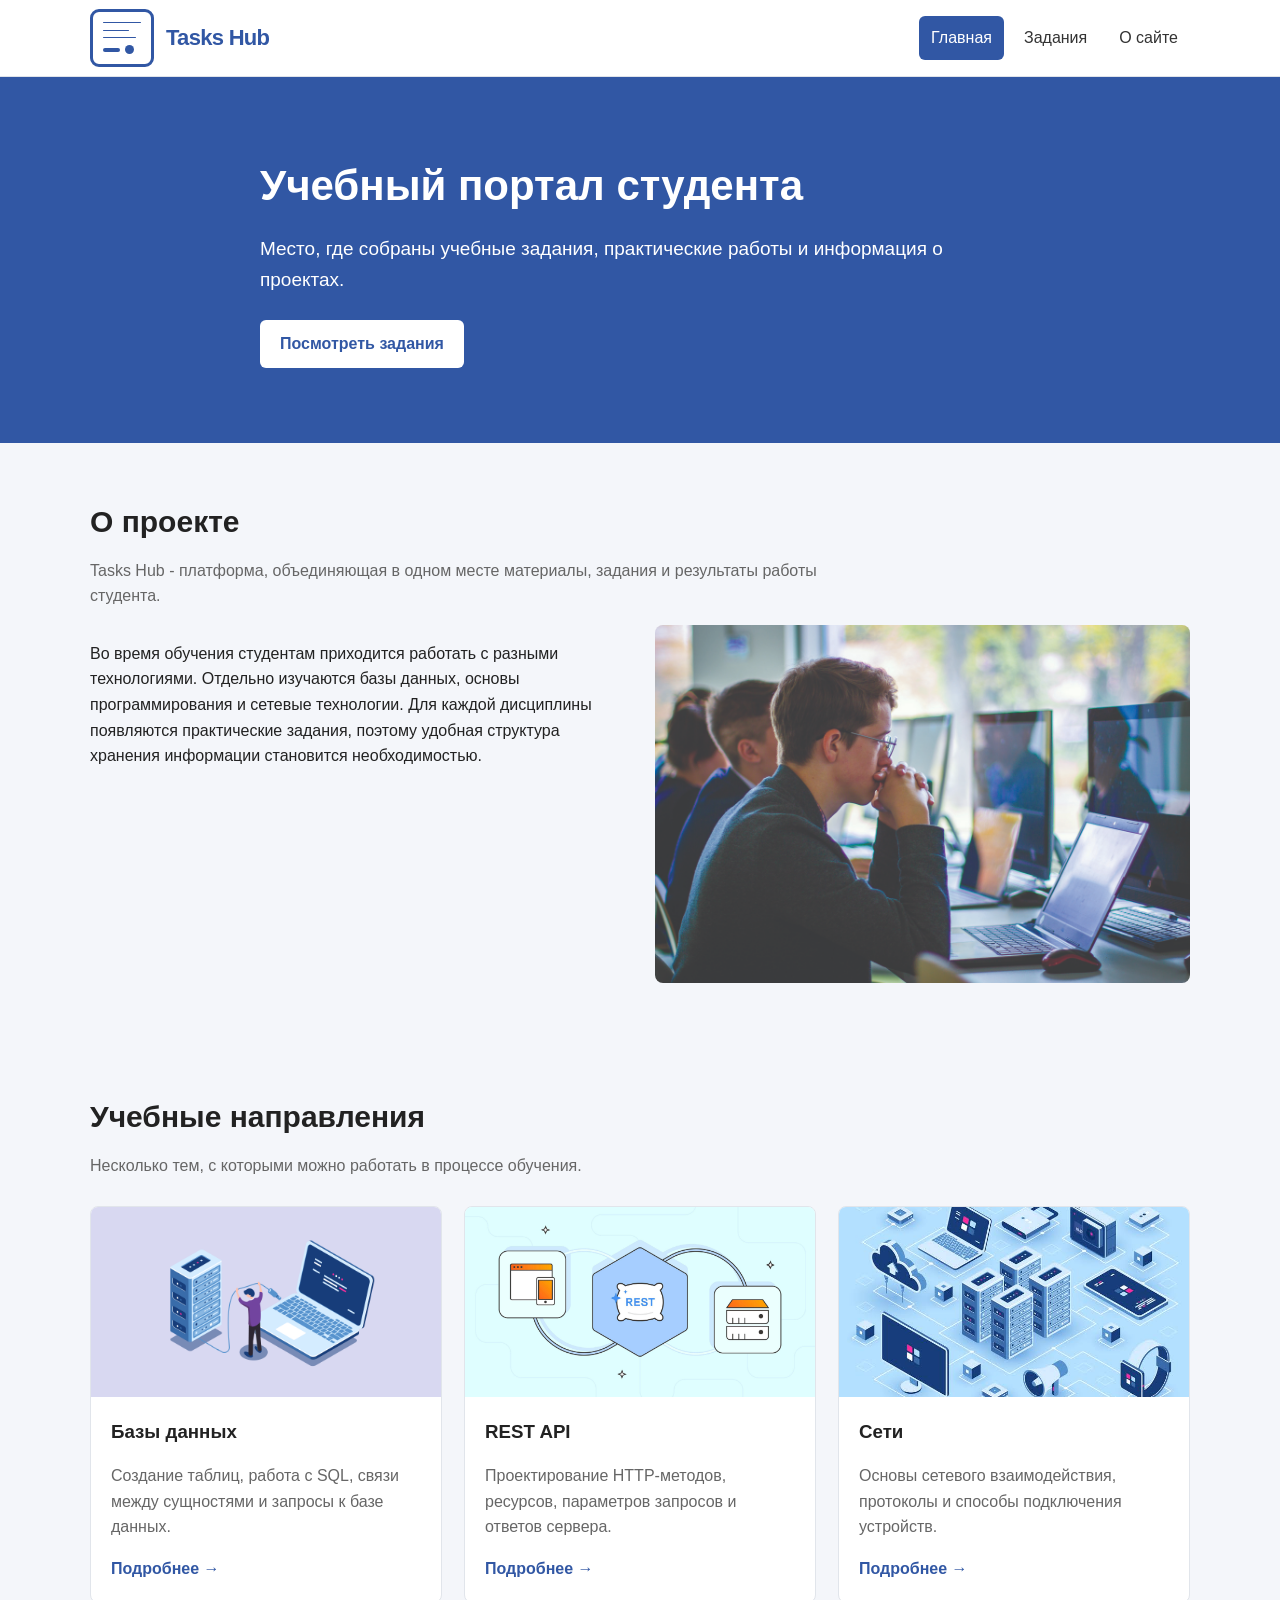
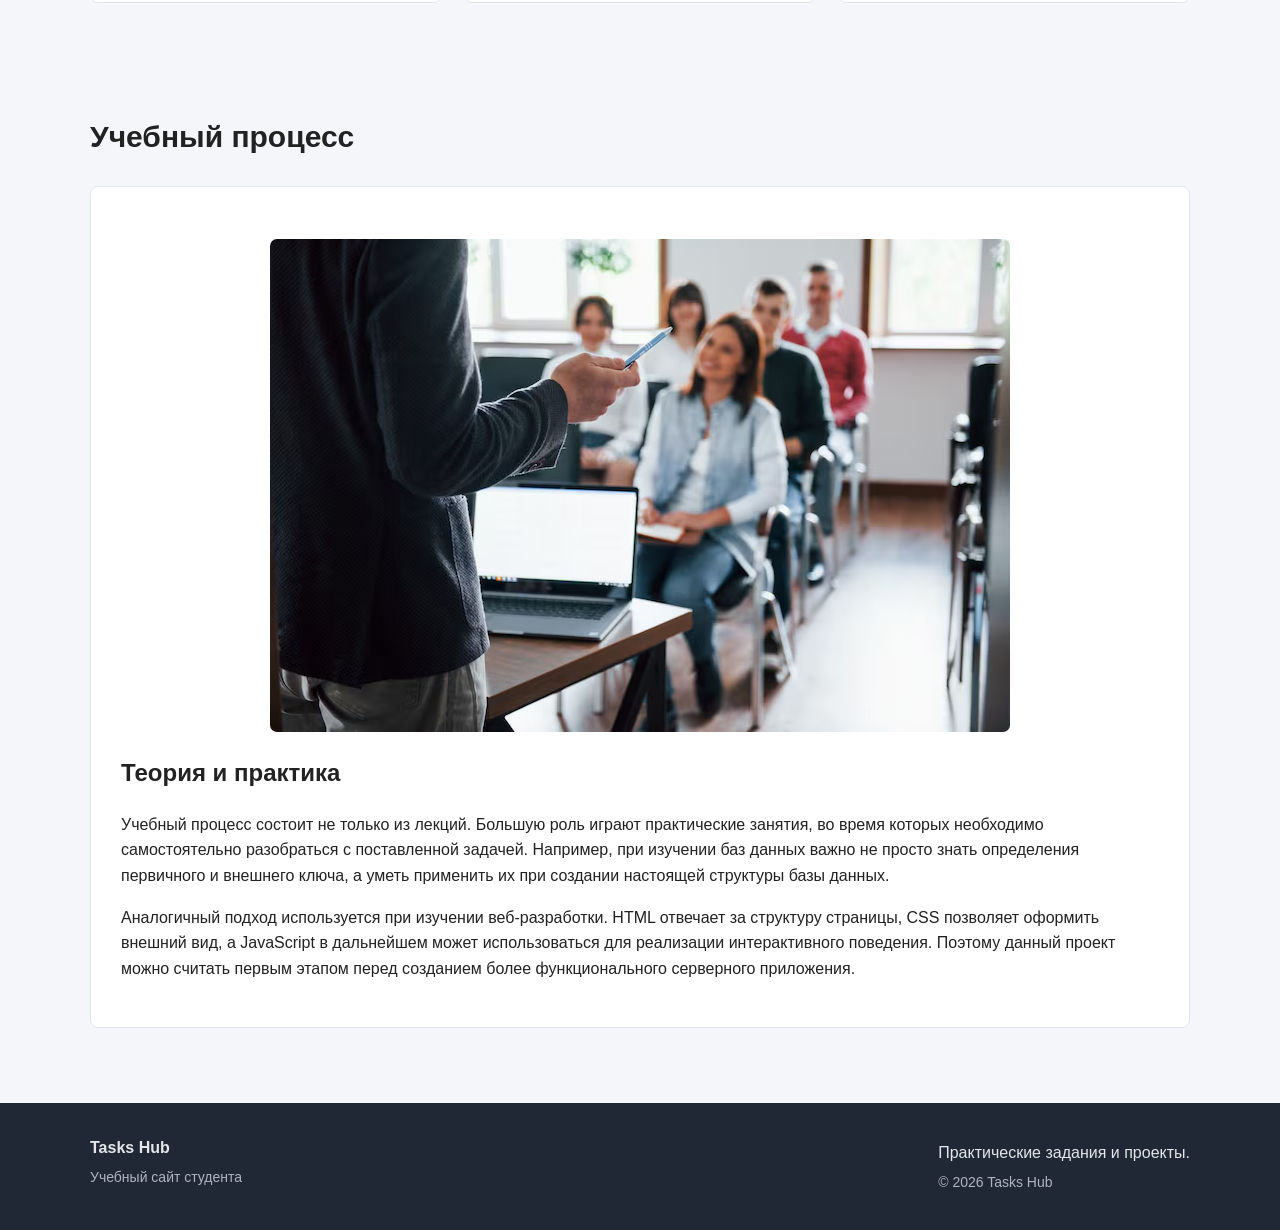
<file: index.html>
<!DOCTYPE html>
<html lang="ru">
<head>
    <meta charset="UTF-8">
    <meta name="viewport" content="width=device-width, initial-scale=1.0">
    <title>Главная — Tasks Hub</title>
    <link rel="stylesheet" href="css/style.css">
</head>
<body>
<header>
    <div class="container header-inner">
        <a href="index.html" class="logo">
        <span class="logo-icon" aria-hidden="true">
            <span class="logo-line"></span>
            <span class="logo-line logo-line--short"></span>
            <span class="logo-line logo-line--long"></span>
            <span class="logo-last-row">
            <span class="logo-line logo-line--medium"></span>
            <span class="logo-dot"></span>
            </span>
        </span>

        <span class="logo-text">Tasks Hub</span>
        </a>
        <nav>
            <a class="active" href="index.html">Главная</a>
            <a class="" href="tasks.html">Задания</a>
            <a class="" href="about.html">О сайте</a>
        </nav>
    </div>
</header>
<main>
    <section class="hero">
        <div class="container hero-content">
            <h1>Учебный портал студента</h1>
            <p>Место, где собраны учебные задания, практические работы и информация о проектах.</p>
            <a class="button" href="tasks.html">Посмотреть задания</a>
        </div>
    </section>

    <section>
        <div class="container">
            <h2 class="section-title">О проекте</h2>
            <p class="section-description">
                Tasks Hub - платформа, объединяющая в одном месте материалы, задания и результаты работы студента.
            </p>

            <div class="two-columns">
                <div>
                    <p>
                        Во время обучения студентам приходится работать с разными технологиями. Отдельно
                        изучаются базы данных, основы программирования и сетевые технологии. Для каждой дисциплины появляются практические
                        задания, поэтому удобная структура хранения информации становится необходимостью.
                    </p>
                </div>
                <img src="images/study.jpg" alt="Студенты за учебой">
            </div>
        </div>
    </section>

    <section>
        <div class="container">
            <h2 class="section-title">Учебные направления</h2>
            <p class="section-description">
                Несколько тем, с которыми можно работать в процессе обучения.
            </p>

            <div class="cards">
                <article class="card">
                    <img src="images/database.png" alt="Базы данных">
                    <div class="card-content">
                        <h3>Базы данных</h3>
                        <p>Создание таблиц, работа с SQL, связи между сущностями и запросы к базе данных.</p>
                        <a class="card-link" href="tasks.html">Подробнее →</a>
                    </div>
                </article>

                <article class="card">
                    <img src="images/api.jpg" alt="Программирование">
                    <div class="card-content">
                        <h3>REST API</h3>
                        <p>Проектирование HTTP-методов, ресурсов, параметров запросов и ответов сервера.</p>
                        <a class="card-link" href="tasks.html">Подробнее →</a>
                    </div>
                </article>

                <article class="card">
                    <img src="images/networking.jpeg" alt="Компьютерные сети">
                    <div class="card-content">
                        <h3>Сети</h3>
                        <p>Основы сетевого взаимодействия, протоколы и способы подключения устройств.</p>
                        <a class="card-link" href="tasks.html">Подробнее →</a>
                    </div>
                </article>
            </div>
        </div>
    </section>

    <section>
        <div class="container">
            <h2 class="section-title">Учебный процесс</h2>
            <div class="article">
                <img src="images/university.jpg" alt="Университет">
                <h2>Теория и практика</h2>
                <p>
                    Учебный процесс состоит не только из лекций. Большую роль играют практические
                    занятия, во время которых необходимо самостоятельно разобраться с поставленной
                    задачей. Например, при изучении баз данных важно не просто знать определения
                    первичного и внешнего ключа, а уметь применить их при создании настоящей
                    структуры базы данных.
                </p>
                <p>
                    Аналогичный подход используется при изучении веб-разработки. HTML отвечает за
                    структуру страницы, CSS позволяет оформить внешний вид, а JavaScript в дальнейшем
                    может использоваться для реализации интерактивного поведения. Поэтому данный
                    проект можно считать первым этапом перед созданием более функционального
                    серверного приложения.
                </p>
            </div>
        </div>
    </section>
</main>
<footer>
    <div class="container footer-inner">
        <div>
            <strong>Tasks Hub</strong>
            <p class="small">Учебный сайт студента</p>
        </div>
        <div>
            <p>Практические задания и проекты.</p>
            <p class="small">© 2026 Tasks Hub</p>
        </div>
    </div>
</footer>
</body>
</html>
</file>
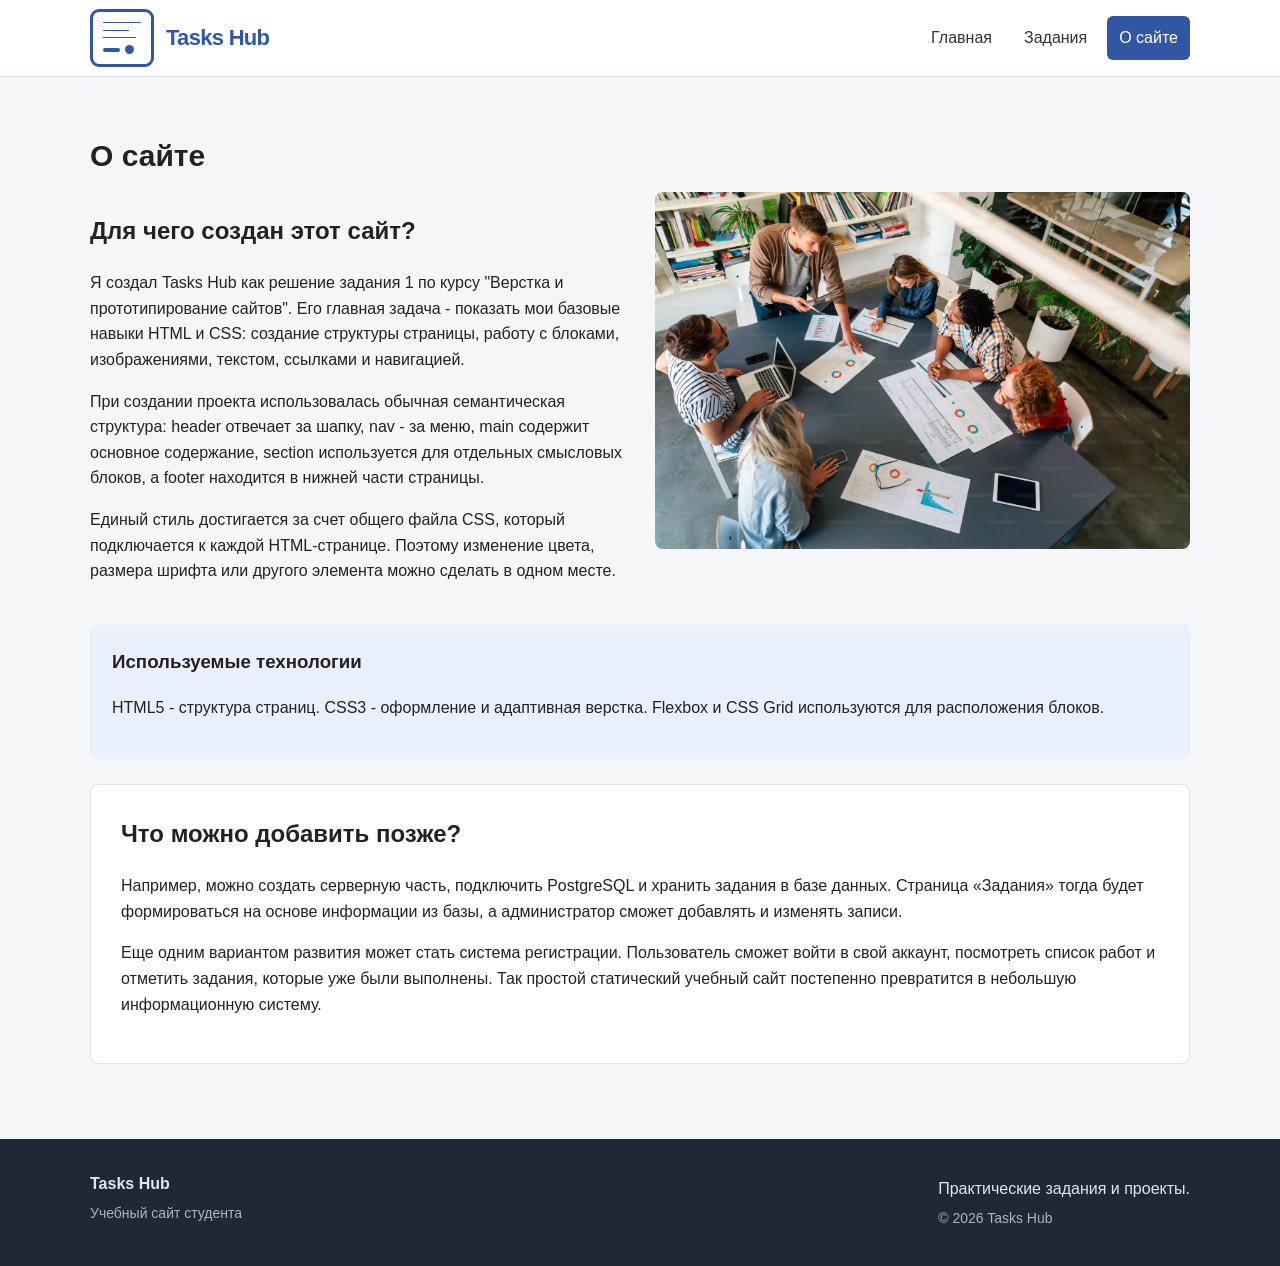
<file: about.html>
<!DOCTYPE html>
<html lang="ru">
<head>
    <meta charset="UTF-8">
    <meta name="viewport" content="width=device-width, initial-scale=1.0">
    <title>О сайте — Tasks Hub</title>
    <link rel="stylesheet" href="css/style.css">
</head>
<body>
<header>
    <div class="container header-inner">
        <a href="index.html" class="logo">
        <span class="logo-icon" aria-hidden="true">
            <span class="logo-line"></span>
            <span class="logo-line logo-line--short"></span>
            <span class="logo-line logo-line--long"></span>
            <span class="logo-last-row">
            <span class="logo-line logo-line--medium"></span>
            <span class="logo-dot"></span>
            </span>
        </span>

        <span class="logo-text">Tasks Hub</span>
        </a>
        <nav>
            <a class="" href="index.html">Главная</a>
            <a class="" href="tasks.html">Задания</a>
            <a class="active" href="about.html">О сайте</a>
        </nav>
    </div>
</header>
<main>
    <section>
        <div class="container">
            <h1 class="section-title">О сайте</h1>

            <div class="two-columns">
                <div>
                    <h2>Для чего создан этот сайт?</h2>
                    <p>
                        Я создал Tasks Hub как решение задания 1 по курсу "Верстка и прототипирование сайтов". Его главная задача -
                        показать мои базовые навыки HTML и CSS: создание структуры страницы, работу
                        с блоками, изображениями, текстом, ссылками и навигацией.
                    </p>
                    <p>
                        При создании проекта использовалась обычная семантическая структура:
                        header отвечает за шапку, nav - за меню, main содержит основное содержание,
                        section используется для отдельных смысловых блоков, а footer находится
                        в нижней части страницы.
                    </p>
                    <p>
                        Единый стиль достигается за счет общего файла
                        CSS, который подключается к каждой HTML-странице. Поэтому изменение цвета,
                        размера шрифта или другого элемента можно сделать в одном месте.
                    </p>
                </div>
                <img src="images/teamwork.jpeg" alt="Командная работа">
            </div>

            <div class="info-box">
                <h3>Используемые технологии</h3>
                <p>
                    HTML5 - структура страниц. CSS3 - оформление и адаптивная верстка.
                    Flexbox и CSS Grid используются для расположения блоков.
                </p>
            </div>

            <div class="article">
                <h2>Что можно добавить позже?</h2>
                <p>
                    Например, можно создать серверную часть, подключить PostgreSQL и хранить
                    задания в базе данных. Страница «Задания» тогда будет формироваться на основе
                    информации из базы, а администратор сможет добавлять и изменять записи.
                </p>
                <p>
                    Еще одним вариантом развития может стать система регистрации. Пользователь
                    сможет войти в свой аккаунт, посмотреть список работ и отметить задания,
                    которые уже были выполнены. Так простой статический учебный сайт
                    постепенно превратится в небольшую информационную систему.
                </p>
            </div>
        </div>
    </section>
</main>
<footer>
    <div class="container footer-inner">
        <div>
            <strong>Tasks Hub</strong>
            <p class="small">Учебный сайт студента</p>
        </div>
        <div>
            <p>Практические задания и проекты.</p>
            <p class="small">© 2026 Tasks Hub</p>
        </div>
    </div>
</footer>
</body>
</html>
</file>
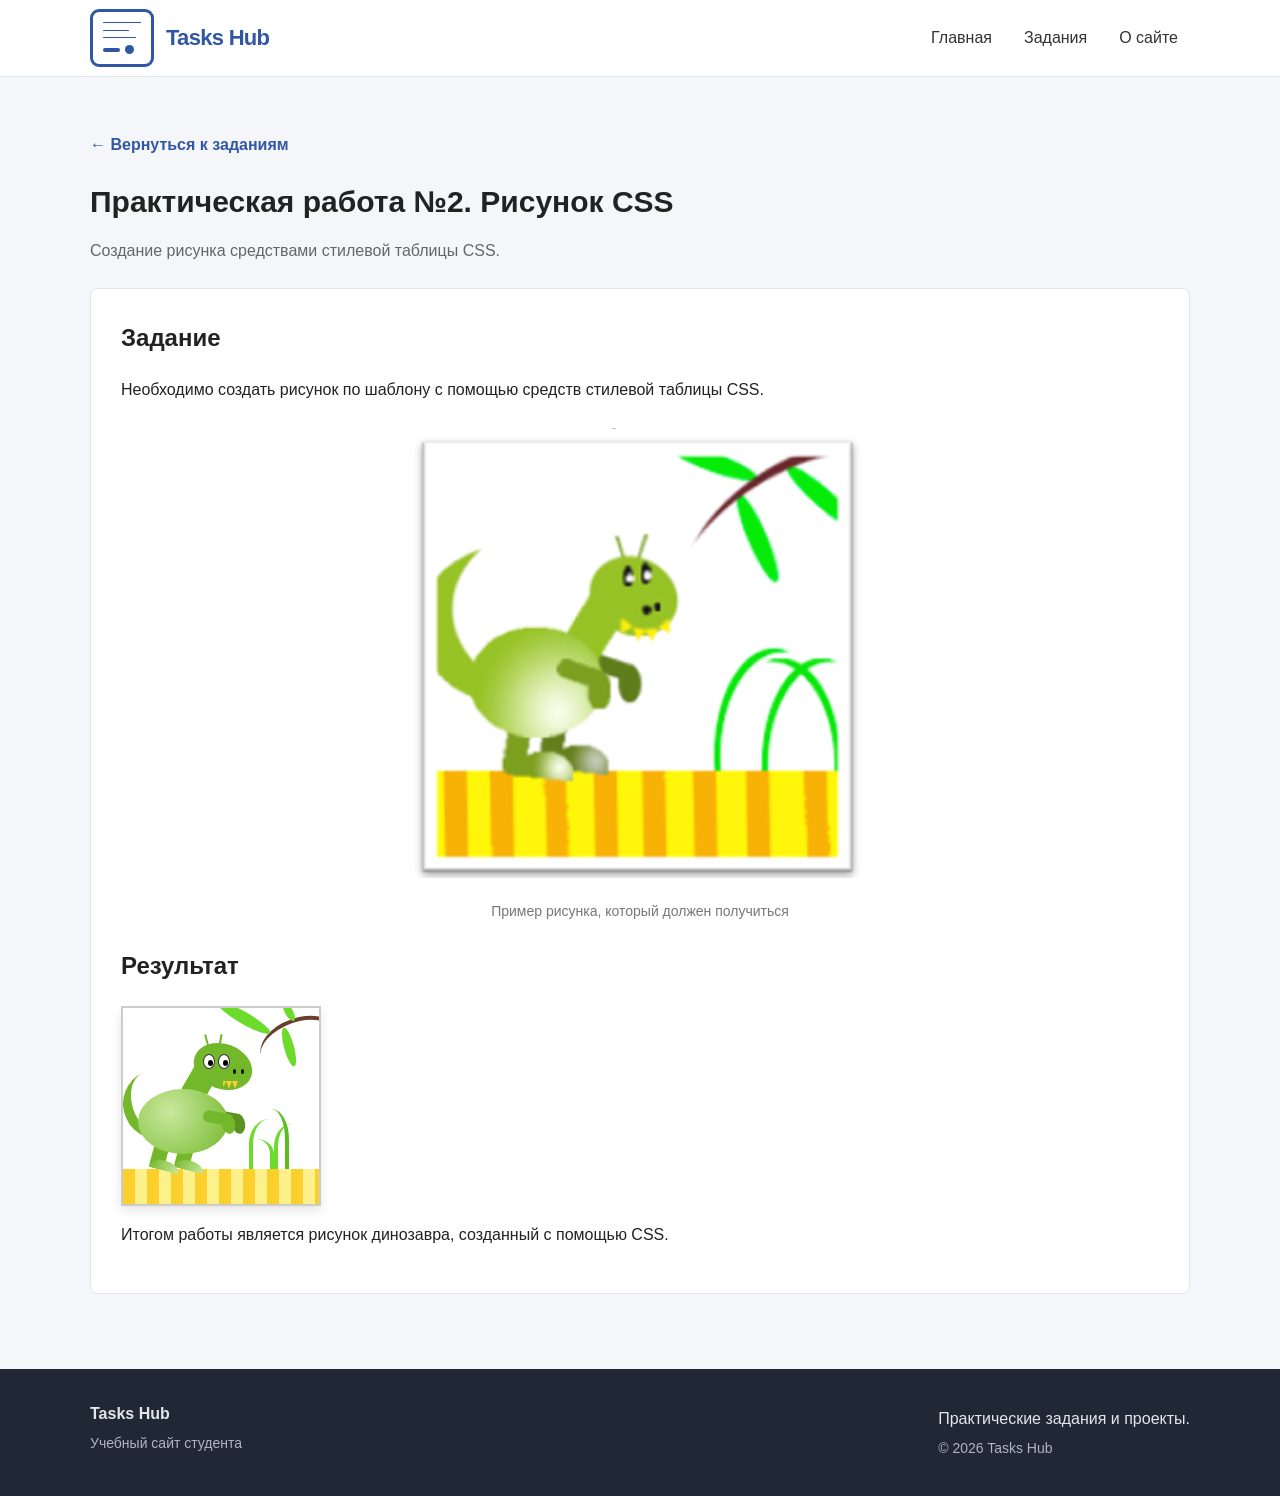
<file: task-2.html>
<!DOCTYPE html>
<html lang="ru">
<head>
    <meta charset="UTF-8">
    <meta name="viewport" content="width=device-width, initial-scale=1.0">
    <title>Практическая работа №2. Рисунок CSS — Tasks Hub</title>
    <link rel="stylesheet" href="css/style.css">
    <link rel="stylesheet" href="css/pic.css">
</head>
<body>
<header>
    <div class="container header-inner">
        <a href="index.html" class="logo">
        <span class="logo-icon" aria-hidden="true">
            <span class="logo-line"></span>
            <span class="logo-line logo-line--short"></span>
            <span class="logo-line logo-line--long"></span>
            <span class="logo-last-row">
            <span class="logo-line logo-line--medium"></span>
            <span class="logo-dot"></span>
            </span>
        </span>

        <span class="logo-text">Tasks Hub</span>
        </a>
        <nav>
            <a class="" href="index.html">Главная</a>
            <a class="" href="tasks.html">Задания</a>
            <a class="" href="about.html">О сайте</a>
        </nav>
    </div>
</header>
<main>
    <section>
        <div class="container">
            <a class="back-link" href="tasks.html">← Вернуться к заданиям</a>
            <h1 class="section-title">Практическая работа №2. Рисунок CSS</h1>
            <p class="section-description">Создание рисунка средствами стилевой таблицы CSS.</p>
            <div class="article">
                <h2>Задание</h2>
                <p>Необходимо создать рисунок по шаблону с помощью средств стилевой таблицы CSS.</p>
                <figure><img src="images/task-2.png" alt="Задание 2"><figcaption>Пример рисунка, который должен получиться</figcaption></figure>
                <h2>Результат</h2>
                <div class="pic-container">
                    
                    <!-- Ветка с листьями (сверху справа) -->
                    <div class="branch"></div>
                    <div class="leaf leaf1"></div>
                    <div class="leaf leaf2"></div>
                    <div class="leaf leaf3"></div>
                    
                    <!-- Растение (снизу справа) -->
                    <div class="stem stem1"></div>
                    <div class="stem stem2"></div>
                    <div class="stem stem3"></div>
                    <div class="stem stem4"></div>

                    <!-- Платформа -->
                    <div class="platform"></div>
                    
                    <!-- Динозаврик -->
                    <div class="dino">
                        <div class="tail"></div>
                        <div class="leg leg-front"></div>
                        <div class="arm-back"></div>
                        <div class="body"></div>
                        <div class="leg leg-back"></div>
                        <div class="arm-front"></div>
                        <div class="neck"></div>
                        <div class="head"></div>
                        <div class="snout"></div>
                        <div class="antenna antenna-left"></div>
                        <div class="antenna antenna-right"></div>
                        
                        <div class="eye eye-left">
                            <div class="pupil"></div>
                        </div>
                        <div class="eye eye-right">
                            <div class="pupil"></div>
                        </div>
                        
                        <div class="teeth"></div>
                        <div class="nostril nostril-left"></div>
                        <div class="nostril nostril-right"></div>
                    </div>
                </div>
                <p>Итогом работы является рисунок динозавра, созданный с помощью CSS.</p>
            </div>
        </div>
    </section>
</main>
<footer>
    <div class="container footer-inner">
        <div><strong>Tasks Hub</strong><p class="small">Учебный сайт студента</p></div>
        <div><p>Практические задания и проекты.</p><p class="small">© 2026 Tasks Hub</p></div>
    </div>
</footer>
</body>
</html>
</file>
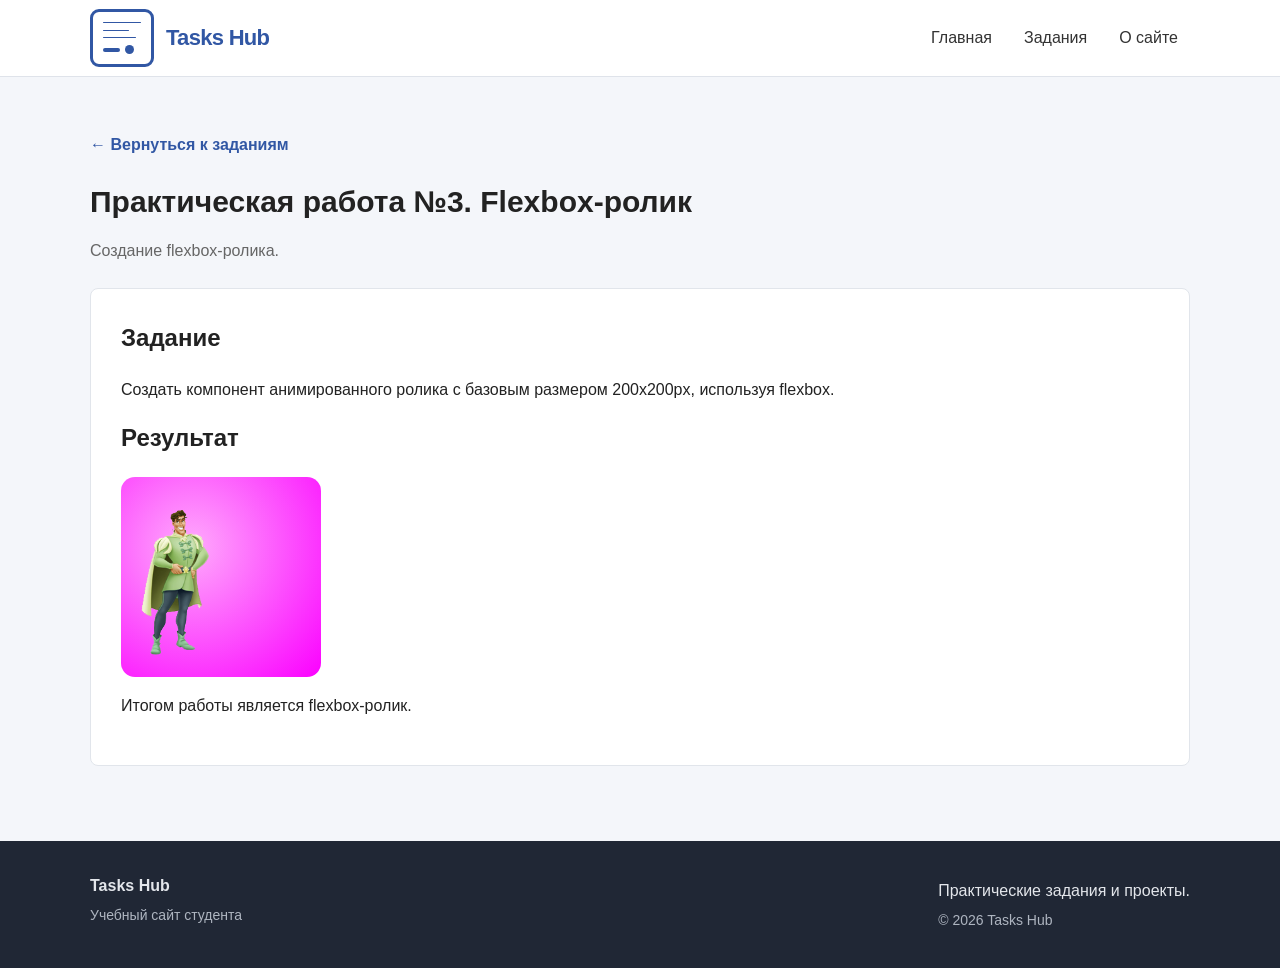
<file: task-3.html>
<!DOCTYPE html>
<html lang="ru">
<head>
    <meta charset="UTF-8">
    <meta name="viewport" content="width=device-width, initial-scale=1.0">
    <title>Практическая работа №3. Flexbox-ролик</title>
    <link rel="stylesheet" href="css/style.css">
    <link rel="stylesheet" href="css/flexbox-video.css">
</head>
<body>
<header>
    <div class="container header-inner">
        <a href="index.html" class="logo">
        <span class="logo-icon" aria-hidden="true">
            <span class="logo-line"></span>
            <span class="logo-line logo-line--short"></span>
            <span class="logo-line logo-line--long"></span>
            <span class="logo-last-row">
            <span class="logo-line logo-line--medium"></span>
            <span class="logo-dot"></span>
            </span>
        </span>

        <span class="logo-text">Tasks Hub</span>
        </a>
        <nav>
            <a class="" href="index.html">Главная</a>
            <a class="" href="tasks.html">Задания</a>
            <a class="" href="about.html">О сайте</a>
        </nav>
    </div>
</header>
<main>
    <section>
        <div class="container">
            <a class="back-link" href="tasks.html">← Вернуться к заданиям</a>
            <h1 class="section-title">Практическая работа №3. Flexbox-ролик</h1>
            <p class="section-description">Создание flexbox-ролика.</p>
            <div class="article">
                <h2>Задание</h2>
                <p>Создать компонент анимированного ролика с базовым размером 200х200px, используя flexbox.</p>
                <h2>Результат</h2>
                <input type="checkbox" id="kiss-toggle" class="toggle-input">

                <label for="kiss-toggle" class="video-container">
                <div class="text">
                    <span class="text-default">Ты кто?</span>
                    <span class="text-clicked">Принцесса!</span>
                </div>

                <div class="prince1"><img src="images/prince1.png" alt=""></div>
                <div class="prince2"><img src="images/prince2.png" alt=""></div>
                <div class="prince3"><img src="images/prince3.png" alt=""></div>
                <div class="frog"><img src="images/frog1.png" alt=""></div>
                <div class="princess"><img src="images/princess.png" alt=""></div>
                </label>
                <p>Итогом работы является flexbox-ролик.</p>
            </div>
        </div>
    </section>
</main>
<footer>
    <div class="container footer-inner">
        <div><strong>Tasks Hub</strong><p class="small">Учебный сайт студента</p></div>
        <div><p>Практические задания и проекты.</p><p class="small">© 2026 Tasks Hub</p></div>
    </div>
</footer>
</body>
</html>
</file>
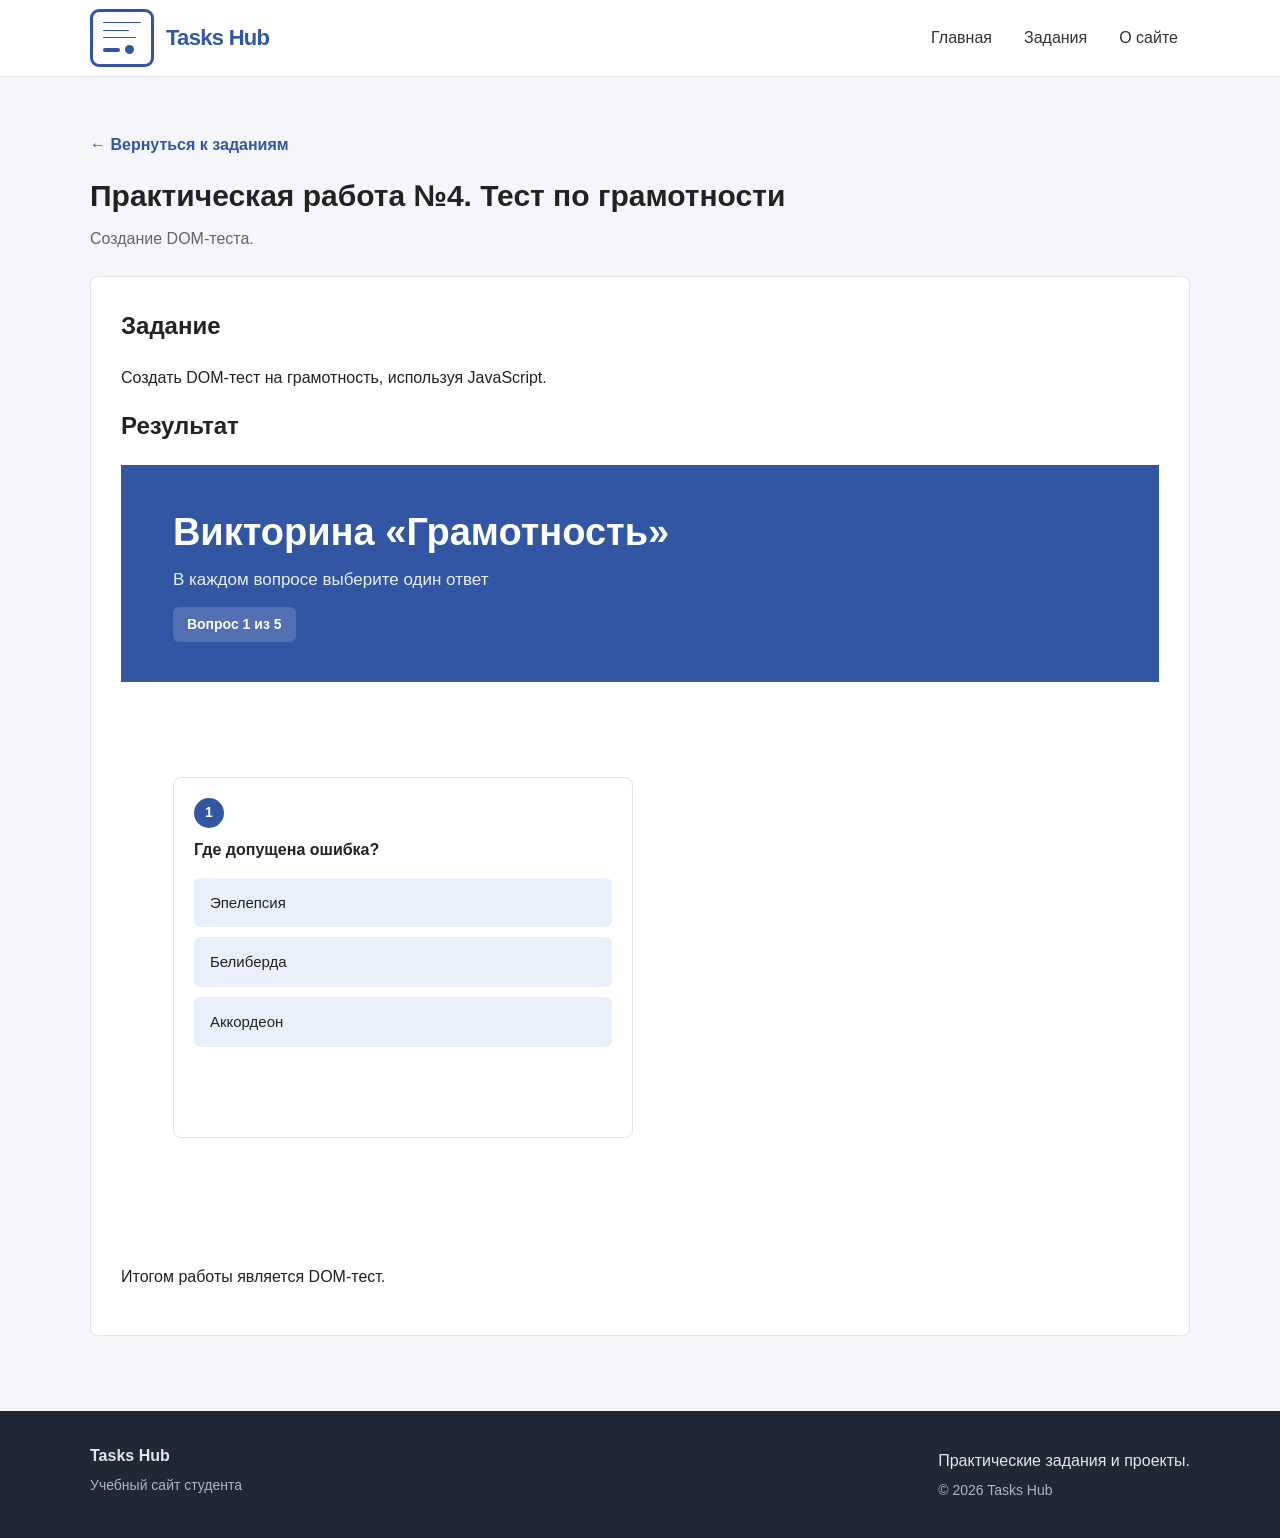
<file: task-4.html>
<!DOCTYPE html>
<html lang="ru">
<head>
    <meta charset="UTF-8">
    <meta name="viewport" content="width=device-width, initial-scale=1.0">
    <title>Практическая работа №4. Тест по грамотности</title>
    <link rel="stylesheet" href="css/style.css">
    <link rel="stylesheet" href="css/dom-test.css">
    <script src="scripts/dom-test.js" defer></script>
</head>
<body>
<header>
    <div class="container header-inner">
        <a href="index.html" class="logo">
        <span class="logo-icon" aria-hidden="true">
            <span class="logo-line"></span>
            <span class="logo-line logo-line--short"></span>
            <span class="logo-line logo-line--long"></span>
            <span class="logo-last-row">
            <span class="logo-line logo-line--medium"></span>
            <span class="logo-dot"></span>
            </span>
        </span>

        <span class="logo-text">Tasks Hub</span>
        </a>
        <nav>
            <a class="" href="index.html">Главная</a>
            <a class="" href="tasks.html">Задания</a>
            <a class="" href="about.html">О сайте</a>
        </nav>
    </div>
</header>
<main>
    <section>
        <div class="container">
            <a class="back-link" href="tasks.html">← Вернуться к заданиям</a>
            <h1 class="section-title">Практическая работа №4. Тест по грамотности</h1>
            <p class="section-description">Создание DOM-теста.</p>
            <div class="article">
                <h2>Задание</h2>
                <p>Создать DOM-тест на грамотность, используя JavaScript.</p>
                <h2>Результат</h2>
                <div class="page-header">
                <h1>Викторина «Грамотность»</h1>
                <p class="page-subtitle">В каждом вопросе выберите один ответ</p>
                <p class="progress" id="progress">Отвечено: 0 из 0</p>
                </div>

                <div class="wrapper">

                <section class="finish" id="finish" hidden>
                    <h2 class="finish__title">Вопросы закончились</h2>
                    <p class="finish__stats" id="stats"></p>
                    <p class="finish__hint">Нажмите на карточку вопроса, чтобы увидеть правильный ответ</p>
                </section>

                <section class="quiz" id="quiz"></section>

            </div>
                <p>Итогом работы является DOM-тест.</p>
            </div>
        </div>
    </section>
</main>
<footer>
    <div class="container footer-inner">
        <div><strong>Tasks Hub</strong><p class="small">Учебный сайт студента</p></div>
        <div><p>Практические задания и проекты.</p><p class="small">© 2026 Tasks Hub</p></div>
    </div>
</footer>
</body>
</html>
</file>
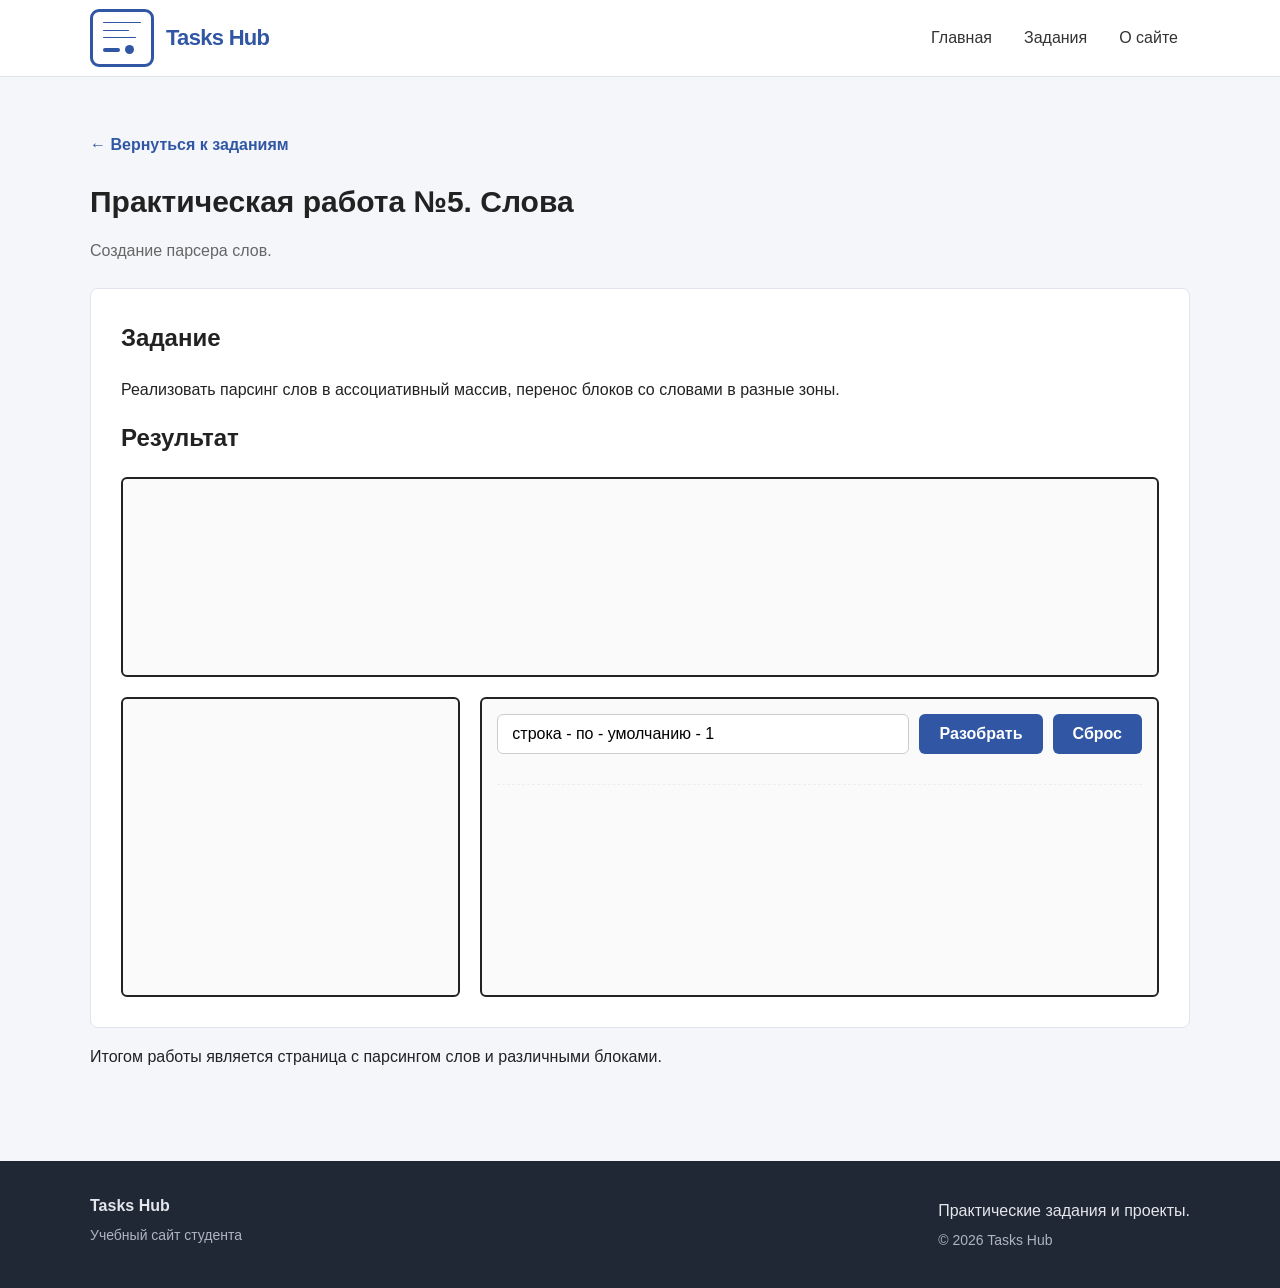
<file: task-5.html>
<!DOCTYPE html>
<html lang="ru">
<head>
    <meta charset="UTF-8">
    <meta name="viewport" content="width=device-width, initial-scale=1.0">
    <title>Практическая работа №5. Слова</title>
    <link rel="stylesheet" href="css/style.css">
    <link rel="stylesheet" href="css/words.css">
    <script src="scripts/words.js" defer></script>
</head>
<body>
<header>
    <div class="container header-inner">
        <a href="index.html" class="logo">
        <span class="logo-icon" aria-hidden="true">
            <span class="logo-line"></span>
            <span class="logo-line logo-line--short"></span>
            <span class="logo-line logo-line--long"></span>
            <span class="logo-last-row">
            <span class="logo-line logo-line--medium"></span>
            <span class="logo-dot"></span>
            </span>
        </span>

        <span class="logo-text">Tasks Hub</span>
        </a>
        <nav>
            <a class="" href="index.html">Главная</a>
            <a class="" href="tasks.html">Задания</a>
            <a class="" href="about.html">О сайте</a>
        </nav>
    </div>
</header>
<main>
    <section>
        <div class="container">
            <a class="back-link" href="tasks.html">← Вернуться к заданиям</a>
            <h1 class="section-title">Практическая работа №5. Слова</h1>
            <p class="section-description">Создание парсера слов.</p>
            <div class="article">
                <h2>Задание</h2>
                <p>Реализовать парсинг слов в ассоциативный массив, перенос блоков со словами в разные зоны.</p>
                <h2>Результат</h2>
                <div class="words-app">
                    <!-- Блок 3 (синий) -->
                    <div class="words-block words-block-3" id="block-3"></div>
                    
                    <div class="words-bottom">
                        <!-- Блок 2 (черный) -->
                        <div class="words-block words-block-2" id="block-2"></div>
                        
                        <!-- Блок 1 (красный) -->
                        <div class="words-block words-block-1" id="block-1">
                            <div class="words-controls">
                                <input type="text" id="words-input" value="строка - по - умолчанию - 1" placeholder="Введите строку...">
                                <button id="btn-parse">Разобрать</button>
                                <button id="btn-reset">Сброс</button>
                            </div>
                            <div class="block-1-output" id="block-1-output"></div>
                        </div>
                    </div>
                </div>
            </div>
                <p>Итогом работы является страница с парсингом слов и различными блоками.</p>
            </div>
        </div>
    </section>
</main>
<footer>
    <div class="container footer-inner">
        <div><strong>Tasks Hub</strong><p class="small">Учебный сайт студента</p></div>
        <div><p>Практические задания и проекты.</p><p class="small">© 2026 Tasks Hub</p></div>
    </div>
</footer>
</body>
</html>
</file>
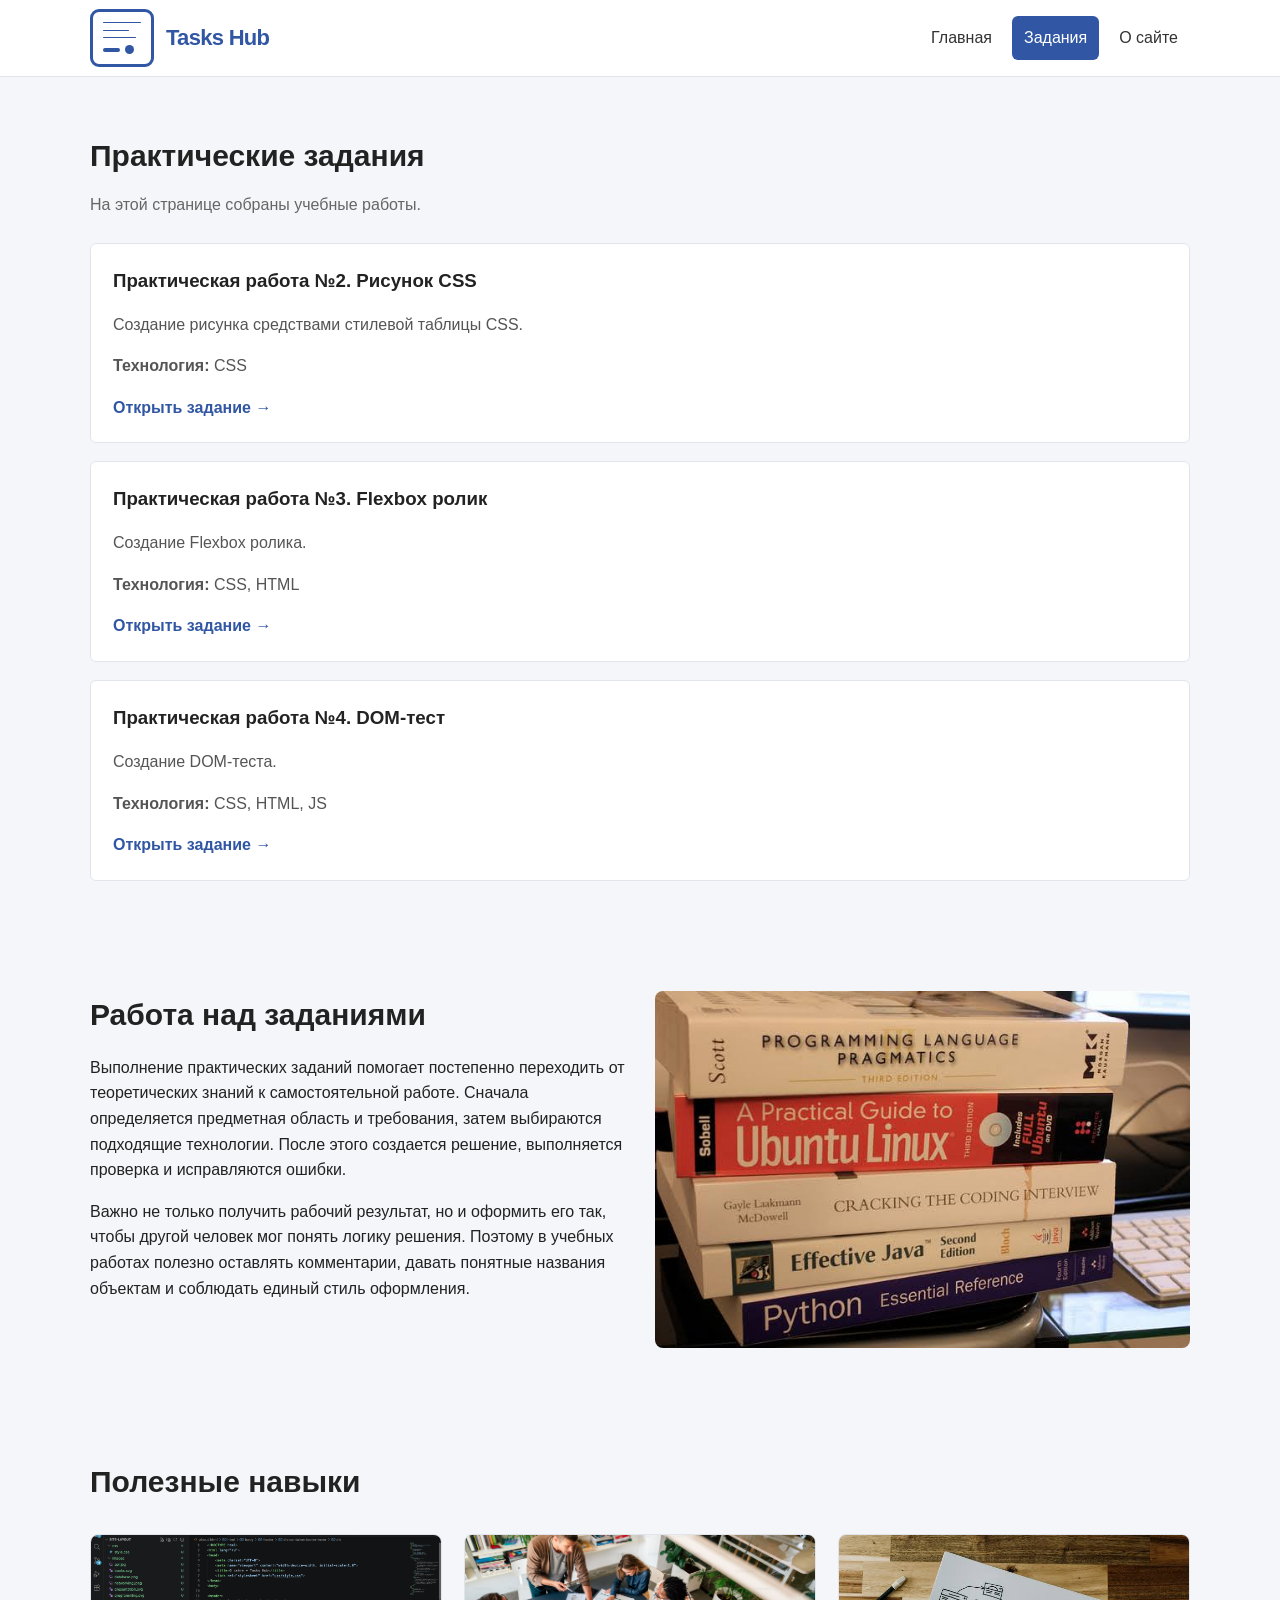
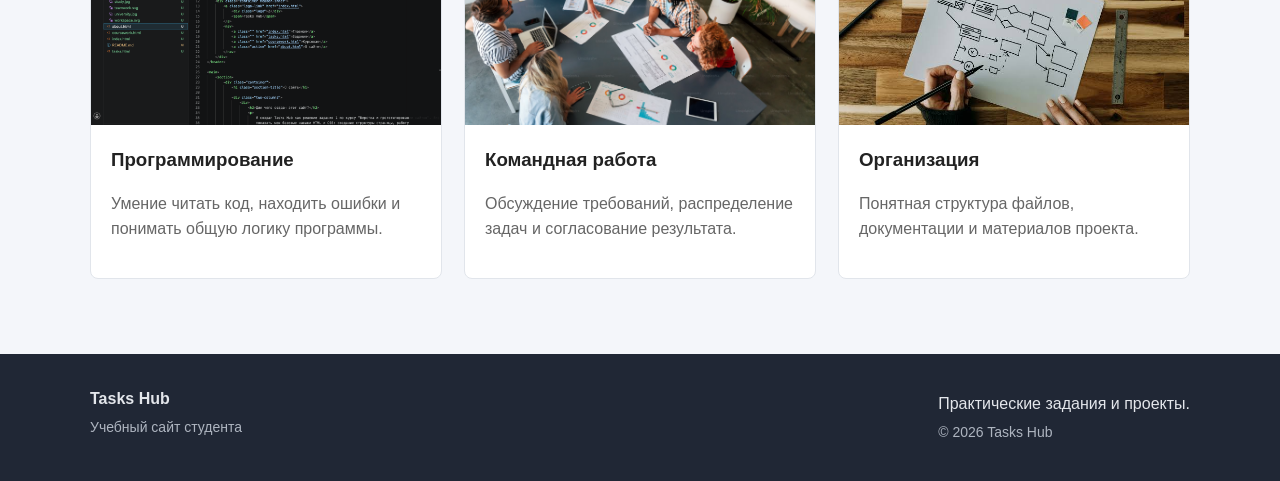
<file: tasks.html>
<!DOCTYPE html>
<html lang="ru">
<head>
    <meta charset="UTF-8">
    <meta name="viewport" content="width=device-width, initial-scale=1.0">
    <title>Задания — Tasks Hub</title>
    <link rel="stylesheet" href="css/style.css">
</head>
<body>
<header>
    <div class="container header-inner">
        <a href="index.html" class="logo">
        <span class="logo-icon" aria-hidden="true">
            <span class="logo-line"></span>
            <span class="logo-line logo-line--short"></span>
            <span class="logo-line logo-line--long"></span>
            <span class="logo-last-row">
            <span class="logo-line logo-line--medium"></span>
            <span class="logo-dot"></span>
            </span>
        </span>

        <span class="logo-text">Tasks Hub</span>
        </a>
        <nav>
            <a class="" href="index.html">Главная</a>
            <a class="active" href="tasks.html">Задания</a>
            <a class="" href="about.html">О сайте</a>
        </nav>
    </div>
</header>
<main>
    <section>
        <div class="container">
            <h1 class="section-title">Практические задания</h1>
            <p class="section-description">
                На этой странице собраны учебные работы.
            </p>

            <div class="task-list">
                <a class="task task-link" href="task-2.html">
                    <h3>Практическая работа №2. Рисунок CSS</h3>
                    <p>Создание рисунка средствами стилевой таблицы CSS.</p>
                    <p><strong>Технология:</strong> CSS</p>
                    <span class="task-more">Открыть задание →</span>
                </a>

                <a class="task task-link" href="task-3.html">
                    <h3>Практическая работа №3. Flexbox ролик</h3>
                    <p>Создание Flexbox ролика.</p>
                    <p><strong>Технология:</strong> CSS, HTML</p>
                    <span class="task-more">Открыть задание →</span>
                </a>

                <a class="task task-link" href="task-4.html">
                    <h3>Практическая работа №4. DOM-тест</h3>
                    <p>Создание DOM-теста.</p>
                    <p><strong>Технология:</strong> CSS, HTML, JS</p>
                    <span class="task-more">Открыть задание →</span>
                </a>
            </div>
        </div>
    </section>

    <section>
        <div class="container">
            <div class="two-columns">
                <div>
                    <h2 class="section-title">Работа над заданиями</h2>
                    <p>
                        Выполнение практических заданий помогает постепенно переходить от
                        теоретических знаний к самостоятельной работе. Сначала определяется
                        предметная область и требования, затем выбираются подходящие технологии.
                        После этого создается решение, выполняется проверка и исправляются ошибки.
                    </p>
                    <p>
                        Важно не только получить рабочий результат, но и оформить его так, чтобы
                        другой человек мог понять логику решения. Поэтому в учебных работах полезно
                        оставлять комментарии, давать понятные названия объектам и соблюдать
                        единый стиль оформления.
                    </p>
                </div>
                <img src="images/books.jpeg" alt="Учебные книги">
            </div>
        </div>
    </section>

    <section>
        <div class="container">
            <h2 class="section-title">Полезные навыки</h2>
            <div class="cards">
                <article class="card">
                    <img src="images/programming.png" alt="Программирование">
                    <div class="card-content">
                        <h3>Программирование</h3>
                        <p>Умение читать код, находить ошибки и понимать общую логику программы.</p>
                    </div>
                </article>
                <article class="card">
                    <img src="images/teamwork.jpeg" alt="Командная работа">
                    <div class="card-content">
                        <h3>Командная работа</h3>
                        <p>Обсуждение требований, распределение задач и согласование результата.</p>
                    </div>
                </article>
                <article class="card">
                    <img src="images/workspace.jpeg" alt="Рабочее место">
                    <div class="card-content">
                        <h3>Организация</h3>
                        <p>Понятная структура файлов, документации и материалов проекта.</p>
                    </div>
                </article>
            </div>
        </div>
    </section>
</main>
<footer>
    <div class="container footer-inner">
        <div>
            <strong>Tasks Hub</strong>
            <p class="small">Учебный сайт студента</p>
        </div>
        <div>
            <p>Практические задания и проекты.</p>
            <p class="small">© 2026 Tasks Hub</p>
        </div>
    </div>
</footer>
</body>
</html>
</file>
<file: css/style.css>
* {
    box-sizing: border-box;
}

html {
    scroll-behavior: smooth;
}

body {
    margin: 0;
    font-family: Arial, Helvetica, sans-serif;
    background: #f4f6fa;
    color: #222;
    line-height: 1.6;
}

a {
    color: inherit;
}

.container {
    width: 90%;
    max-width: 1100px;
    margin: 0 auto;
}

/* Шапка сайта */
header {
    background: #ffffff;
    border-bottom: 1px solid #dfe3ea;
}

.header-inner {
    min-height: 76px;
    display: flex;
    align-items: center;
    justify-content: space-between;
    gap: 30px;
}

.logo {
  display: inline-flex;
  align-items: center;
  gap: 12px;
  color: #3157a4;
  font-family: Inter, Arial, sans-serif;
  text-decoration: none;
}

.logo-icon {
  box-sizing: border-box;
  display: flex;
  flex-direction: column;
  justify-content: center;
  gap: 7px;

  width: 64px;
  height: 58px;
  padding: 10px;

  border: 3px solid #3157a4;
  border-radius: 9px;
}

.logo-line {
  display: block;
  width: 100%;
  height: 4px;

  background: #3157a4;
  border-radius: 4px;
}

.logo-line--short {
  width: 68%;
}

.logo-line--long {
  width: 88%;
}

.logo-line--medium {
  width: 45%;
}

.logo-last-row {
  display: flex;
  align-items: center;
  gap: 5px;
  width: 100%;
}

.logo-dot {
  flex-shrink: 0;
  width: 9px;
  height: 9px;

  background: #3157a4;
  border-radius: 50%;
}

.logo-text {
  display: flex;
  flex-direction: column;
  gap: 4px;
  font-size: 22px;
  font-weight: 800;
  line-height: 1;
  letter-spacing: -0.7px;
}

nav {
    display: flex;
    flex-wrap: wrap;
    gap: 8px;
}

nav a {
    text-decoration: none;
    padding: 9px 12px;
    border-radius: 6px;
    color: #333;
}

nav a:hover,
nav a.active {
    background: #3157a4;
    color: white;
}

/* Главный блок */
.hero {
    background: #3157a4;
    color: white;
    padding: 75px 0;
}

.hero-content {
    max-width: 760px;
}

.hero h1 {
    font-size: 42px;
    margin: 0 0 15px;
}

.hero p {
    font-size: 19px;
    margin: 0 0 25px;
}

.button {
    display: inline-block;
    text-decoration: none;
    background: white;
    color: #3157a4;
    padding: 11px 20px;
    border-radius: 6px;
    font-weight: bold;
}

.button:hover {
    opacity: 0.9;
}

/* Общие секции */
section {
    padding: 55px 0;
}

.section-title {
    margin-top: 0;
    margin-bottom: 12px;
    font-size: 30px;
}

.section-description {
    max-width: 760px;
    margin-top: 0;
    color: #666;
}

/* Карточки */
.cards {
    display: grid;
    grid-template-columns: repeat(3, 1fr);
    gap: 22px;
    margin-top: 28px;
}

.card {
    background: white;
    border: 1px solid #e1e5eb;
    border-radius: 8px;
    overflow: hidden;
}

.card img {
    width: 100%;
    height: 190px;
    object-fit: cover;
    display: block;
}

.card-content {
    padding: 20px;
}

.card h3 {
    margin-top: 0;
    margin-bottom: 8px;
}

.card p {
    color: #666;
}

.card-link {
    color: #3157a4;
    font-weight: bold;
    text-decoration: none;
}

/* Статья */
.article {
    background: white;
    padding: 30px;
    border-radius: 8px;
    border: 1px solid #e1e5eb;
    margin-top: 25px;
}

.article h2 {
    margin-top: 0;
}

.article img {
    max-width: 100%;
    display: block;
    border-radius: 7px;
    margin: 22px auto;
}

.article figure {
    margin: 25px 0;
}

.article figcaption {
    color: #777;
    font-size: 14px;
    margin-top: 7px;
    text-align: center;
}

/* Блок с двумя колонками */
.two-columns {
    display: grid;
    grid-template-columns: 1fr 1fr;
    gap: 30px;
    align-items: start;
}

.two-columns img {
    width: 100%;
    border-radius: 8px;
}

/* Список заданий */
.task-list {
    display: grid;
    gap: 18px;
    margin-top: 25px;
}

.task {
    background: white;
    border: 1px solid #e1e5eb;
    padding: 22px;
    border-radius: 6px;
}

.task h3 {
    margin: 0 0 8px;
}

.task p {
    margin-bottom: 8px;
    color: #555;
}


/* Кликабельные задания */
.task-link {
    display: block;
    color: inherit;
    text-decoration: none;
    transition: transform 0.2s ease, box-shadow 0.2s ease;
}

.task-more {
    display: inline-block;
    margin-top: 8px;
    color: #3157a4;
    font-weight: bold;
}

.back-link {
    display: inline-block;
    margin-bottom: 20px;
    color: #3157a4;
    font-weight: bold;
    text-decoration: none;
}

.back-link:hover {
    text-decoration: underline;
}

/* Информационные блоки */
.info-box {
    background: #eaf0fb;
    padding: 22px;
    border-radius: 8px;
    margin: 25px 0;
}

.info-box h3 {
    margin-top: 0;
}

/* Подвал */
footer {
    background: #202735;
    color: #e3e6eb;
    padding: 32px 0;
    margin-top: 20px;
}

.footer-inner {
    display: flex;
    justify-content: space-between;
    gap: 25px;
}

footer p {
    margin: 5px 0;
}

.small {
    color: #aeb5c0;
    font-size: 14px;
}

/* Адаптивность */
@media (max-width: 800px) {
    .header-inner {
        padding: 15px 0;
        flex-direction: column;
        align-items: flex-start;
    }

    nav {
        width: 100%;
    }

    .hero h1 {
        font-size: 34px;
    }

    .cards,
    .two-columns {
        grid-template-columns: 1fr;
    }

    .footer-inner {
        flex-direction: column;
    }
}

@media (max-width: 500px) {
    .container {
        width: 94%;
    }

    .hero {
        padding: 55px 0;
    }

    .hero h1 {
        font-size: 29px;
    }

    section {
        padding: 40px 0;
    }

    .article {
        padding: 20px;
    }
}
</file>
<file: css/pic.css>
/* Базовый контейнер */
.pic-container {
    font-size: 10px; /* 1em = 10px */
    width: 20em;  
    height: 20em; 
    background-color: #ffffff;
    position: relative;
    overflow: hidden;
    border: 0.2em solid #cccccc;
    box-shadow: 0 0.5em 1em rgba(0,0,0,0.1);
}

/* Ветка с листьями */ 
.branch {
    position: absolute;
    border: 0.4em solid #6b3e2e;
    border-bottom: none;
    border-left: none;
    border-radius: 50% 50% 0 0;
    z-index: 1;
    width: 8em;
    height: 5em;
    right: -2em;
    top: 1em;
    transform: rotate(-20deg);
}

.leaf {
    position: absolute;
    background-color: #6cdb2b;
    border-radius: 50%;
    z-index: 1;
}

.leaf1 {
    top: 0.4em;
    right: 4.5em;
    width: 6em;
    height: 1.2em;
    transform: rotate(30deg);
}

.leaf2 {
    top: 3.4em;
    right: 1em;
    width: 4em;
    height: 1em;
    transform: rotate(75deg);
}

.leaf3 {
    top: 0em;
    right: 2em;
    width: 2em;
    height: 0.8em;
    transform: rotate(60deg);
}

/* Трава */
.stem {
    position: absolute;
    border: 0.4em solid #6cdb2b;
    border-bottom: none;
    border-top: none;
    border-radius: 50% 50% 0 0;
    z-index: 1;
}

.stem1 {
    bottom: 3.5em;
    right: 3em;
    width: 4em;
    height: 5em;
    border-right: none;
}

.stem2 {
    bottom: 3.5em;
    right: 1em;
    width: 3.5em;
    height: 4.5em;
    border-right: none;
}

.stem3 {
    bottom: 3.5em;
    right: 3em;
    width: 3.5em;
    height: 6em;
    border-left: none;
    border-color: #5cbd23;
}

.stem4 {
    bottom: 3.5em;
    right: 4.5em;
    width: 3.5em;
    height: 3em;
    border-left: none;
}
/* Платформа */
.platform {
    position: absolute;
    bottom: 0;
    width: 100%;
    height: 3.5em;
    background: repeating-linear-gradient(
        90deg,
        #fcd02c,
        #fcd02c 1.2em,
        #fef08a 1.2em,
        #fef08a 2.4em
    );
    z-index: 2;
}

/* Динозавр */
.dino {
    position: absolute;
    bottom: 3.5em;
    left: -1em;
    width: 12em;
    height: 12em;
    z-index: 3;
}

/* Хвост */
.tail {
    position: absolute;
    bottom: 3em;
    left: 1em;
    width: 7em;
    height: 7em;
    border: 1em solid #73b82b;
    border-radius: 50% 50% 0 0;
    border-bottom: none;
    border-right: none;
    border-left: none;
    transform: rotate(-115deg);
}

/* Лапы */
.leg-front {
    position: absolute;
    bottom: 0;
    left: 6.5em;
    width: 1.5em;
    height: 3.5em;
    background-color: #73b82b;
    border-radius: 1em 1em 0.5em 0.5em;
    transform: rotate(15deg);
}

.leg-front::after {
    content: '';
    position: absolute;
    bottom: -1em;
    left: 0em;
    width: 3em;
    height: 2em;
    background-color: #73b82b;
    background: radial-gradient(circle at 100% 50%, #c9e89d, #73b82b);
    border-radius: 50%;
    clip-path: inset(0 0 50% 0);
}

.leg-back {
    position: absolute;
    bottom: 0;
    left: 4em;
    width: 1.5em;
    height: 3.5em;
    background-color: #73b82b;
    border-radius: 1em 1em 0.5em 0.5em;
    transform: rotate(15deg);
}

.leg-back::after {
    content: '';
    position: absolute;
    bottom: -1em;
    left: 0em;
    width: 3em;
    height: 2em;
    background-color: #73b82b;
    background: radial-gradient(circle at 100% 50%, #c9e89d, #73b82b);
    border-radius: 50%;
    clip-path: inset(0 0 50% 0);
}

/* Тело */
.body {
    position: absolute;
    bottom: 1.5em;
    left: 2.5em;
    width: 9em;
    height: 6.5em;
    background: radial-gradient(circle at 35% 35%, #c9e89d, #73b82b);
    border-radius: 50%;
    z-index: 2;
}

/* Руки */
.arm-front {
    position: absolute;
    bottom: 4.5em;
    left: 9em;
    width: 3em;
    height: 1.2em;
    background-color: #73b82b;
    border-radius: 1em;
    transform: rotate(10deg);
    z-index: 4;
}

.arm-front::after {
    content: '';
    position: absolute;
    bottom: -0.8em;
    left: 2em;
    width: 1.3em;
    height: 2em;
    background-color: #73b82b;
    border-radius: 50%;
    transform: rotate(-20deg);
}

.arm-back {
    position: absolute;
    bottom: 4.5em;
    left: 10em;
    width: 3em;
    height: 1.2em;
    background-color: #5b9221;
    border-radius: 1em;
    transform: rotate(10deg);
    z-index: 2;
}

.arm-back::after {
    content: '';
    position: absolute;
    bottom: -0.8em;
    left: 2em;
    width: 1.3em;
    height: 2em;
    background-color: #5b9221;
    border-radius: 50%;
    transform: rotate(-20deg);
}

/* Шея */
.neck {
    position: absolute;
    bottom: 8em;
    left: 6em;
    width: 6em;
    height: 2.5em;
    background-color: #73b82b;
    border-radius: 1em;
    transform: rotate(-60deg);
    z-index: 1;
}

/* Голова */
.head {
    position: absolute;
    bottom: 8em;
    left: 8em;
    width: 6em;
    height: 4.5em;
    background-color: #73b82b;
    border-radius: 50%;
    transform: rotate(20deg);
    z-index: 4;
}

/* Усики */
.antenna {
    position: absolute;
    bottom: 12em;
    width: 0.2em;
    height: 1.5em;
    background-color: #73b82b;
    transform-origin: bottom;
    z-index: 4;
}

.antenna-left {
    left: 9.5em;
    transform: rotate(-15deg);
}

.antenna-right {
    left: 10.5em;
    transform: rotate(10deg);
}

/* Глаза */
.eye {
    position: absolute;
    bottom: 10em;
    width: 1.2em;
    height: 1.5em;
    background-color: #ffffff;
    border-radius: 50%;
    border: 0.15em solid #333;
    z-index: 5;
}

.eye-left {
    left: 9em;
}

.eye-right {
    left: 10.5em;
}

.pupil {
    position: absolute;
    bottom: 0.2em;
    left: 0.4em;
    width: 0.5em;
    height: 0.6em;
    background-color: #000000;
    border-radius: 50%;
}

/* Зубы */
.teeth {
    position: absolute;
    bottom: 8em;
    left: 11em;
    width: 1.5em;
    height: 0.8em;
    background-color: #fcd02c;
    border-radius: 0 0 0.5em 0.5em;
    clip-path: polygon(0 0, 100% 0, 80% 100%, 60% 0, 40% 100%, 20% 0, 0 100%);
    z-index: 6;
}

/* Ноздри */
.nostril {
    position: absolute;
    bottom: 9.5em;
    width: 0.3em;
    height: 0.5em;
    background-color: #000000;
    border-radius: 50%;
    z-index: 6;
}

.nostril-left {
    left: 12em;
}

.nostril-right {
    left: 12.8em;
}
</file>
<file: css/flexbox-video.css>
.toggle-input {
  display: none;
}

.video-container {
  font-size: 10px;
  width: 20em;
  height: 20em;
  position: relative;
  overflow: hidden;
  border-radius: 1.4em;
  cursor: pointer;
  user-select: none;
  background: radial-gradient(circle at 35% 35%, #ffaafc, #fb00ff);
  display: flex;
  padding: 1em;
  filter: sepia(0);
  transition: filter 1s;
}

.prince1, .frog, .princess {
  line-height: 1;
}

.prince1 {
    position: absolute;
    left: 2em;
    bottom: 0em;
    width: 7em;
}

.prince2 {
  position: absolute;
  left: 1.5em;
  bottom: 0em;
  opacity: 0;
  width: 7.9em;    
  pointer-events: none;
}

.prince3 {
  position: absolute;
  left: 4.5em;
  bottom: 11.5em;
  opacity: 0;
  width: 3em;        
  pointer-events: none;
  transform-origin: center;
}


.frog {
  position: absolute;
  left: 17em;
  bottom: 2em;
  width: 4em;
  transform: translateX(3em);
  z-index: 3;
  transition: transform 1s cubic-bezier(0.34, 1.2, 0.5, 1), opacity 1s ease;
}


.princess {
  position: absolute;
  left: 12em;
  bottom: 3em;
  opacity: 0;
  width: 6em;
  pointer-events: none;
  transform-origin: center;
  transition: transform 1s cubic-bezier(0.34, 1.56, 0.64, 1) 0.5s, opacity 1s ease 0.5s;
}


.text {
  position: absolute;
  top: 1em;
  left: 0; right: 0;
  text-align: center;
  font-size: 1.3em;
  font-weight: 700;
  color: #2e7d32;
  letter-spacing: 0.05em;
  transform: translateY(-3em);
  z-index: 3;
  transition: transform 0.4s ease;
}

.text-default { display: inline; }

.text-clicked { display: none; }


.video-container:hover .frog {
  transform: translateX(-3em);
}

.video-container:hover .text {
  transform: translateY(0);
}

.video-container .prince1:hover {
  opacity: 0;
}

.video-container .prince1:hover ~ .prince2 {
  opacity: 1;
}

.video-container .prince1:hover ~ .prince3 {
  opacity: 1;
  animation: shake-head 0.6s ease-in-out infinite;
}

@keyframes shake-head {
  0%, 100% { transform: rotate(0); }
  25%      { transform: rotate(-12deg); }
  75%      { transform: rotate(12deg); }
}

.video-container:hover .frog:hover {
  animation: frog-jump 0.5s ease-in-out infinite;
}
@keyframes frog-jump {
  0%, 100% { transform: translateX(-3em) translateY(0); }
  50%      { transform: translateX(-3em) translateY(-1em); }
}


.toggle-input:checked + .video-container {
  filter: sepia(1);
}

.toggle-input:checked + .video-container .frog {
  opacity: 0;
  pointer-events: none;
}

.toggle-input:checked + .video-container .princess {
  opacity: 1;
  transform: scale(1.5);
}

.toggle-input:checked + .video-container .text {
  transform: translateY(0);
}

.toggle-input:checked + .video-container .text-default { display: none; }
.toggle-input:checked + .video-container .text-clicked { display: inline; }
</file>
<file: css/dom-test.css>
/* ================= ПАЛИТРА САЙТА ================= */
:root {
  --bg:           #f4f6fa;
  --card:         #ffffff;
  --ink:          #222;
  --muted:        #666;
  --border:       #e1e5eb;
  --accent:       #3157a4;
  --accent-soft:  #eaf0fb;
  --accent-hover: #d6e2f5;
  --ok:           #2e7d32;
  --ok-soft:      #e8f5e9;
  --ok-border:    #a5d6a7;
  --bad:          #c62828;
  --bad-soft:     #fdecea;
  --bad-border:   #f5b7b3;
}

* { box-sizing: border-box; }

body {
  margin: 0;
  font-family: Arial, Helvetica, sans-serif;
  background: var(--bg);
  color: var(--ink);
  line-height: 1.6;
}


.page-header {
  background: var(--accent);
  color: #fff;
  padding: 45px max(5%, calc((100% - 990px) / 2)) 40px;
}
h1 { margin: 0 0 10px; font-size: 38px; line-height: 1.2; }
.page-subtitle { margin: 0 0 14px; font-size: 17px; opacity: 0.9; }
.progress {
  display: inline-block;
  margin: 0;
  padding: 6px 14px;
  background: rgba(255, 255, 255, 0.15);
  border-radius: 6px;
  font-weight: bold;
  font-size: 14px;
}


.wrapper {
  width: 90%;
  max-width: 1100px;
  margin: 0 auto;
  padding: 40px 0 55px;
}


.finish {
  background: var(--accent-soft);
  border-left: 4px solid var(--accent);
  border-radius: 8px;
  padding: 22px;
  margin-bottom: 28px;
  animation: dropIn 0.35s ease;
}
.finish[hidden] { display: none; }
.finish__title { margin: 0 0 8px; font-size: 22px; color: var(--accent); }
.finish__stats { margin: 0 0 6px; font-size: 16px; font-weight: bold; }
.finish__hint  { margin: 0; color: var(--muted); font-size: 14px; }

@keyframes dropIn {
  from { opacity: 0; transform: translateY(-12px); }
  to   { opacity: 1; transform: translateY(0); }
}


.quiz {
  display: flex;
  flex-wrap: wrap;
  align-items: flex-start;
  gap: 22px;
}


.question {
  display: none;
  flex: 1 1 320px;
  max-width: 460px;
  flex-direction: column;
  background: var(--card);
  border: 1px solid var(--border);
  border-radius: 8px;
  padding: 20px 20px 90px;
  transition: border-color 0.25s ease;
}
.question--visible {
  display: flex;
  animation: cardIn 0.4s ease;
}
.question--ok  { border-color: var(--ok-border); }
.question--bad { border-color: var(--bad-border); }
.quiz--finished .question { cursor: pointer; }

@keyframes cardIn {
  from { opacity: 0; transform: translateY(20px); }
  to   { opacity: 1; transform: translateY(0); }
}


.question__head {
  display: flex;
  align-items: center;
  gap: 10px;
  margin-bottom: 10px;
}
.question__num {
  display: inline-flex;
  align-items: center;
  justify-content: center;
  width: 30px;
  height: 30px;
  border-radius: 50%;
  background: var(--accent);
  color: #fff;
  font-weight: bold;
  font-size: 14px;
}
.question__mark {
  margin-left: auto;
  font-size: 22px;
  font-weight: bold;
  line-height: 1;
  opacity: 0;
  transform: scale(0.3) rotate(-30deg);
  transition: opacity 0.3s ease, transform 0.3s ease;
}
.question__mark--ok  { color: var(--ok);  opacity: 1; transform: scale(1) rotate(0); }
.question__mark--bad { color: var(--bad); opacity: 1; transform: scale(1) rotate(0); }
.question__text {
  margin: 0 0 16px;
  font-size: 16px;
  font-weight: bold;
  line-height: 1.5;
}


.question__answers {
  display: flex;
  flex-direction: column;
  gap: 10px;
}
.answer {
  position: relative;
  width: 100%;
  padding: 12px 14px;
  font: inherit;
  font-size: 15px;
  line-height: 1.45;
  text-align: left;
  color: var(--ink);
  background: var(--accent-soft);
  border: 2px solid transparent;
  border-radius: 6px;
  cursor: pointer;
  overflow: hidden;
  max-height: 160px;
  transition: background-color 0.2s ease,
              border-color    0.2s ease,
              transform       0.6s  ease,
              opacity         0.5s  ease,
              max-height      0.5s  ease,
              padding         0.4s  ease;
}
.answer:hover { background: var(--accent-hover); }
.answer:focus-visible {
  outline: 2px solid var(--accent);
  outline-offset: 2px;
}
.answer--selected { border-color: var(--accent); }
.answer--wrong {
  background: var(--bad-soft);
  border-color: var(--bad);
}
.answer--open {
  max-height: 620px;
  padding: 18px 16px;
  font-size: 15px;
  background: var(--ok-soft);
  border-color: var(--ok);
  transform: scale(1.02);
}
.answer__exp {
  display: block;
  max-height: 0;
  opacity: 0;
  overflow: hidden;
  margin-top: 0;
  font-size: 14px;
  color: #2e5d3a;
  transition: max-height 0.45s ease, opacity 0.4s ease,
              margin-top 0.4s ease, padding-top 0.4s ease;
}
.answer--open .answer__exp {
  max-height: 400px;
  opacity: 1;
  margin-top: 10px;
  padding-top: 10px;
  border-top: 1px dashed var(--ok-border);
}
.answer--down {
  transform: translateY(64px);
  opacity: 0.55;
}
.answer--gone {
  opacity: 0;
  max-height: 0;
  padding: 0;
  margin: 0;
  border-width: 0;
  transform: scale(0.9);
  pointer-events: none;
}


.reveal {
  max-height: 0;
  opacity: 0;
  overflow: hidden;
  padding: 0 16px;
  margin-bottom: 0;
  background: var(--accent-soft);
  border-radius: 6px;
  font-size: 14px;
  line-height: 1.6;
  transition: max-height 0.5s ease, opacity 0.4s ease,
              padding 0.5s ease, margin-bottom 0.5s ease;
}
.reveal--open {
  max-height: 600px;
  opacity: 1;
  padding: 14px 16px;
  margin-bottom: 16px;
}
.reveal__label {
  margin-bottom: 6px;
  font-size: 12px;
  font-weight: bold;
  letter-spacing: 0.05em;
  text-transform: uppercase;
  color: var(--accent);
}
.reveal__text { margin-bottom: 6px; font-weight: bold; }
.reveal__exp  { color: #444; }

/* ================= АДАПТИВНОСТЬ ================= */
@media (max-width: 900px) {
  .question { flex: 1 1 45%; }
}
@media (max-width: 800px) {
  h1 { font-size: 32px; }
  .page-header { padding: 38px 5% 32px; }
}
@media (max-width: 720px) {
  .question { flex: 1 1 100%; max-width: none; }
  h1 { font-size: 28px; }
  .page-subtitle { font-size: 15px; }
}
</file>
<file: css/words.css>
.words-app {
    margin-top: 20px;
    font-family: Arial, sans-serif;
}

.words-controls {
    display: flex;
    gap: 10px;
    margin-bottom: 15px;
    flex-wrap: wrap;
}

.words-controls input {
    flex: 1;
    min-width: 250px;
    padding: 10px 14px;
    border: 1px solid #ccc;
    border-radius: 6px;
    font-size: 16px;
}

.words-controls button {
    padding: 10px 20px;
    background-color: #3157a4;
    color: white;
    border: none;
    border-radius: 6px;
    cursor: pointer;
    font-size: 16px;
    font-weight: bold;
    transition: background 0.2s;
}

.words-controls button:hover {
    background-color: #264583;
}

.words-block {
    border-radius: 6px;
    background-color: #fafafa;
}

/* Блок 3 - Синяя рамка */
.words-block-3 {
    min-height: 200px;
    border: 2px solid #222;
    position: relative;
    margin-bottom: 20px;
    padding: 10px;
    overflow: hidden;
}

/* Контейнер для Блока 1 и 2 */
.words-bottom {
    display: grid;
    grid-template-columns: 1fr 2fr;
    gap: 20px;
}

/* Блок 2 - Черная рамка */
.words-block-2 {
    border: 2px solid #222;
    padding: 15px;
    min-height: 300px;
    display: flex;
    flex-direction: column;
    gap: 10px;
    align-items: flex-start; /* Чтобы элементы не растягивались */
}

/* Блок 1 - Красная рамка */
.words-block-1 {
    border: 2px solid #222;
    padding: 15px;
    min-height: 300px;
    display: flex;
    flex-direction: column;
}

/* Контейнер для слов внутри Блока 1 */
.block-1-output {
    display: flex;
    flex-wrap: wrap;
    align-content: flex-start;
    gap: 8px;
    margin-top: 15px;
    padding-top: 15px;
    border-top: 1px dashed #eee;
}

/* Стили для перетаскиваемых элементов */
.word-item {
    padding: 8px 14px;
    border-radius: 4px;
    cursor: grab;
    user-select: none;
    font-family: monospace;
    font-size: 15px;
    color: #222;
    box-shadow: 0 2px 5px rgba(0,0,0,0.15);
    border: 1px solid rgba(0,0,0,0.1);
    display: inline-block;
    white-space: nowrap;
    box-sizing: border-box; /* Важно для фиксации ширины */
}

.word-item:active {
    cursor: grabbing;
}

/* Стили для элементов в Блоке 3 (серый цвет) */
.words-block-3 .word-item {
    background-color: #cccccc !important;
    position: absolute;
    z-index: 100;
}

.words-block-3.drag-over {
    background-color: #eef2f9;
}

/* Стили для текста в Блоке 1 */
.clicked-word {
    font-size: 16px;
    font-weight: 600;
    padding: 2px 6px;
    border-radius: 4px;
}

@media (max-width: 768px) {
    .words-bottom {
        grid-template-columns: 1fr;
    }
}
</file>
